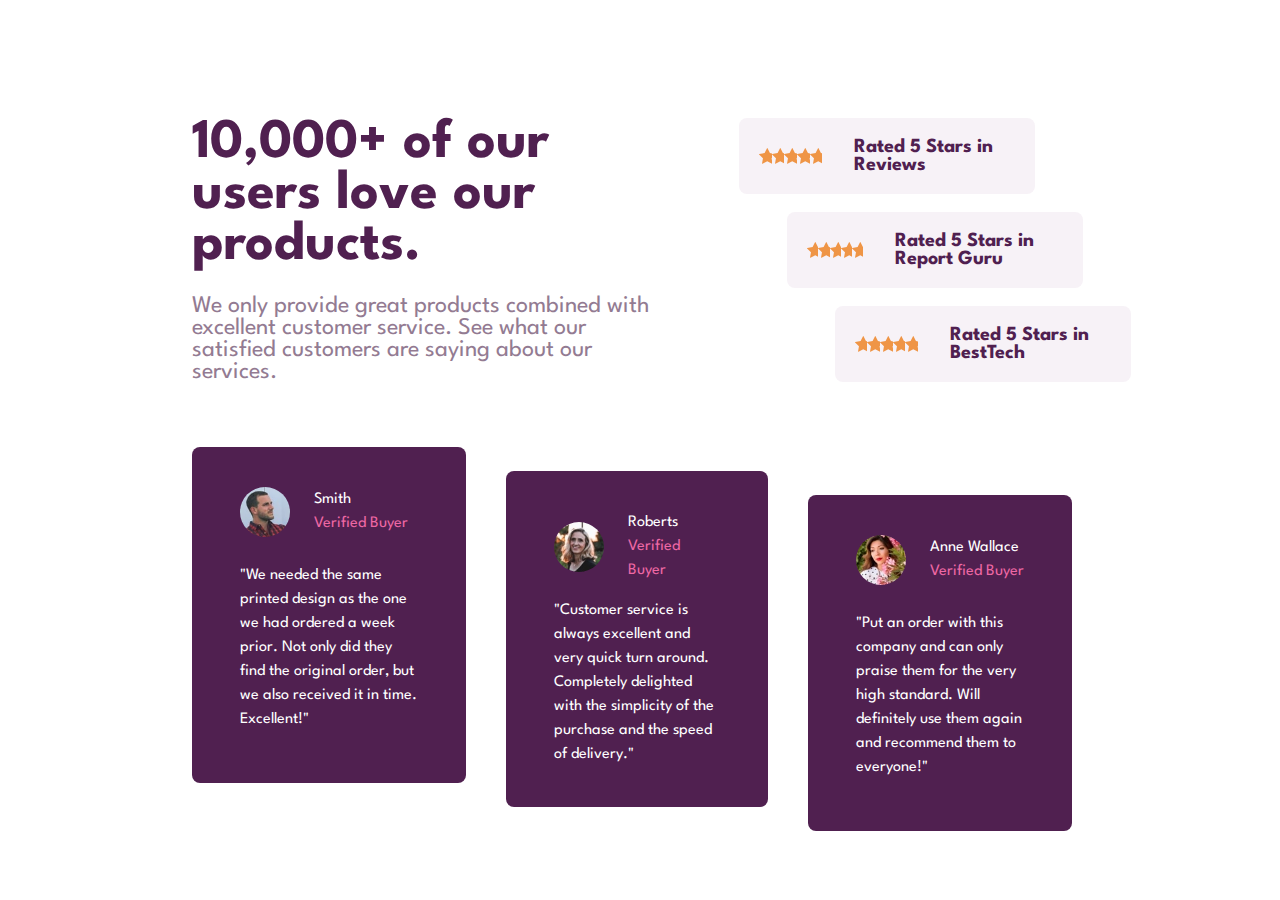
<file: index.html>
<!DOCTYPE html>
<html lang="en">
  <head>
    <meta charset="UTF-8" />
    <meta name="viewport" content="width=device-width, initial-scale=1.0" />
    <title>Social-Proof-Section</title>
    <link rel="stylesheet" href="./styles.css">
  </head>
  <body class="grid-flow">
    <main>
      <section class="main-container grid-flow">
        <div class="top flex-group">
          <div class="headings-div grid-flow">
            <h1 class="heading">10,000+ of our users love our products.</h1>
            <p class="heading-para">We only provide great products combined with excellent customer service.
            See what our satisfied customers are saying about our services.</p>
          </div>

          <div class="grid-flow ratings">
            <article class="int-ratings grid-flow">
              <div class="stars flex-group">
                <svg width="17" height="16" xmlns="http://www.w3.org/2000/svg"><path d="M16.539 6.097a.297.297 0 00-.24-.202l-5.36-.779L8.542.26a.296.296 0 00-.53 0L5.613 5.117l-5.36.779a.297.297 0 00-.165.505l3.88 3.78-.917 5.34a.297.297 0 00.43.312l4.795-2.52 4.794 2.52a.296.296 0 00.43-.313l-.916-5.338L16.464 6.4c.08-.08.11-.197.075-.304z" fill="#EF9546" fill-rule="nonzero"/></svg>
                <svg width="17" height="16" xmlns="http://www.w3.org/2000/svg"><path d="M16.539 6.097a.297.297 0 00-.24-.202l-5.36-.779L8.542.26a.296.296 0 00-.53 0L5.613 5.117l-5.36.779a.297.297 0 00-.165.505l3.88 3.78-.917 5.34a.297.297 0 00.43.312l4.795-2.52 4.794 2.52a.296.296 0 00.43-.313l-.916-5.338L16.464 6.4c.08-.08.11-.197.075-.304z" fill="#EF9546" fill-rule="nonzero"/></svg>
                <svg width="17" height="16" xmlns="http://www.w3.org/2000/svg"><path d="M16.539 6.097a.297.297 0 00-.24-.202l-5.36-.779L8.542.26a.296.296 0 00-.53 0L5.613 5.117l-5.36.779a.297.297 0 00-.165.505l3.88 3.78-.917 5.34a.297.297 0 00.43.312l4.795-2.52 4.794 2.52a.296.296 0 00.43-.313l-.916-5.338L16.464 6.4c.08-.08.11-.197.075-.304z" fill="#EF9546" fill-rule="nonzero"/></svg>
                <svg width="17" height="16" xmlns="http://www.w3.org/2000/svg"><path d="M16.539 6.097a.297.297 0 00-.24-.202l-5.36-.779L8.542.26a.296.296 0 00-.53 0L5.613 5.117l-5.36.779a.297.297 0 00-.165.505l3.88 3.78-.917 5.34a.297.297 0 00.43.312l4.795-2.52 4.794 2.52a.296.296 0 00.43-.313l-.916-5.338L16.464 6.4c.08-.08.11-.197.075-.304z" fill="#EF9546" fill-rule="nonzero"/></svg>
                <svg width="17" height="16" xmlns="http://www.w3.org/2000/svg"><path d="M16.539 6.097a.297.297 0 00-.24-.202l-5.36-.779L8.542.26a.296.296 0 00-.53 0L5.613 5.117l-5.36.779a.297.297 0 00-.165.505l3.88 3.78-.917 5.34a.297.297 0 00.43.312l4.795-2.52 4.794 2.52a.296.296 0 00.43-.313l-.916-5.338L16.464 6.4c.08-.08.11-.197.075-.304z" fill="#EF9546" fill-rule="nonzero"/></svg>
              </div>
              <h2>Rated 5 Stars in Reviews</h2>
            </article>

            <article class="int-ratings grid-flow Report-Guru">
              <div class="stars flex-group">
                <svg width="17" height="16" xmlns="http://www.w3.org/2000/svg"><path d="M16.539 6.097a.297.297 0 00-.24-.202l-5.36-.779L8.542.26a.296.296 0 00-.53 0L5.613 5.117l-5.36.779a.297.297 0 00-.165.505l3.88 3.78-.917 5.34a.297.297 0 00.43.312l4.795-2.52 4.794 2.52a.296.296 0 00.43-.313l-.916-5.338L16.464 6.4c.08-.08.11-.197.075-.304z" fill="#EF9546" fill-rule="nonzero"/></svg>
                <svg width="17" height="16" xmlns="http://www.w3.org/2000/svg"><path d="M16.539 6.097a.297.297 0 00-.24-.202l-5.36-.779L8.542.26a.296.296 0 00-.53 0L5.613 5.117l-5.36.779a.297.297 0 00-.165.505l3.88 3.78-.917 5.34a.297.297 0 00.43.312l4.795-2.52 4.794 2.52a.296.296 0 00.43-.313l-.916-5.338L16.464 6.4c.08-.08.11-.197.075-.304z" fill="#EF9546" fill-rule="nonzero"/></svg>
                <svg width="17" height="16" xmlns="http://www.w3.org/2000/svg"><path d="M16.539 6.097a.297.297 0 00-.24-.202l-5.36-.779L8.542.26a.296.296 0 00-.53 0L5.613 5.117l-5.36.779a.297.297 0 00-.165.505l3.88 3.78-.917 5.34a.297.297 0 00.43.312l4.795-2.52 4.794 2.52a.296.296 0 00.43-.313l-.916-5.338L16.464 6.4c.08-.08.11-.197.075-.304z" fill="#EF9546" fill-rule="nonzero"/></svg>
                <svg width="17" height="16" xmlns="http://www.w3.org/2000/svg"><path d="M16.539 6.097a.297.297 0 00-.24-.202l-5.36-.779L8.542.26a.296.296 0 00-.53 0L5.613 5.117l-5.36.779a.297.297 0 00-.165.505l3.88 3.78-.917 5.34a.297.297 0 00.43.312l4.795-2.52 4.794 2.52a.296.296 0 00.43-.313l-.916-5.338L16.464 6.4c.08-.08.11-.197.075-.304z" fill="#EF9546" fill-rule="nonzero"/></svg>
                <svg width="17" height="16" xmlns="http://www.w3.org/2000/svg"><path d="M16.539 6.097a.297.297 0 00-.24-.202l-5.36-.779L8.542.26a.296.296 0 00-.53 0L5.613 5.117l-5.36.779a.297.297 0 00-.165.505l3.88 3.78-.917 5.34a.297.297 0 00.43.312l4.795-2.52 4.794 2.52a.296.296 0 00.43-.313l-.916-5.338L16.464 6.4c.08-.08.11-.197.075-.304z" fill="#EF9546" fill-rule="nonzero"/></svg>
              </div>
              <h2>Rated 5 Stars in Report Guru</h2>
            </article>

            <article class="int-ratings grid-flow Best-Tech">
              <div class="stars flex-group">
                <svg width="17" height="16" xmlns="http://www.w3.org/2000/svg"><path d="M16.539 6.097a.297.297 0 00-.24-.202l-5.36-.779L8.542.26a.296.296 0 00-.53 0L5.613 5.117l-5.36.779a.297.297 0 00-.165.505l3.88 3.78-.917 5.34a.297.297 0 00.43.312l4.795-2.52 4.794 2.52a.296.296 0 00.43-.313l-.916-5.338L16.464 6.4c.08-.08.11-.197.075-.304z" fill="#EF9546" fill-rule="nonzero"/></svg>
                <svg width="17" height="16" xmlns="http://www.w3.org/2000/svg"><path d="M16.539 6.097a.297.297 0 00-.24-.202l-5.36-.779L8.542.26a.296.296 0 00-.53 0L5.613 5.117l-5.36.779a.297.297 0 00-.165.505l3.88 3.78-.917 5.34a.297.297 0 00.43.312l4.795-2.52 4.794 2.52a.296.296 0 00.43-.313l-.916-5.338L16.464 6.4c.08-.08.11-.197.075-.304z" fill="#EF9546" fill-rule="nonzero"/></svg>
                <svg width="17" height="16" xmlns="http://www.w3.org/2000/svg"><path d="M16.539 6.097a.297.297 0 00-.24-.202l-5.36-.779L8.542.26a.296.296 0 00-.53 0L5.613 5.117l-5.36.779a.297.297 0 00-.165.505l3.88 3.78-.917 5.34a.297.297 0 00.43.312l4.795-2.52 4.794 2.52a.296.296 0 00.43-.313l-.916-5.338L16.464 6.4c.08-.08.11-.197.075-.304z" fill="#EF9546" fill-rule="nonzero"/></svg>
                <svg width="17" height="16" xmlns="http://www.w3.org/2000/svg"><path d="M16.539 6.097a.297.297 0 00-.24-.202l-5.36-.779L8.542.26a.296.296 0 00-.53 0L5.613 5.117l-5.36.779a.297.297 0 00-.165.505l3.88 3.78-.917 5.34a.297.297 0 00.43.312l4.795-2.52 4.794 2.52a.296.296 0 00.43-.313l-.916-5.338L16.464 6.4c.08-.08.11-.197.075-.304z" fill="#EF9546" fill-rule="nonzero"/></svg>
                <svg width="17" height="16" xmlns="http://www.w3.org/2000/svg"><path d="M16.539 6.097a.297.297 0 00-.24-.202l-5.36-.779L8.542.26a.296.296 0 00-.53 0L5.613 5.117l-5.36.779a.297.297 0 00-.165.505l3.88 3.78-.917 5.34a.297.297 0 00.43.312l4.795-2.52 4.794 2.52a.296.296 0 00.43-.313l-.916-5.338L16.464 6.4c.08-.08.11-.197.075-.304z" fill="#EF9546" fill-rule="nonzero"/></svg>
             </div>
              <h2>Rated 5 Stars in BestTech</h2>
            </article>
          </div>
        </div>
        
        <div class="review-cards flex-group">
          <article class="review-card grid-flow">
            <div class="flex-group card-heading">
              <img src="/images/image-colton.jpg" alt="">
              <div class="grid-flow card-details">
                <h6>Smith </h6>
                <h3 class="verified">Verified Buyer</h3>
              </div>
            </div>
            <p>"We needed the same printed design as the one we had ordered a week prior.
            Not only did they find the original order, but we also received it in time. Excellent!"</p>
          </article>
          
          <article class="review-card grid-flow card-2">
            <div class="flex-group card-heading">
              <img src="./images/image-irene.jpg" alt="">
              <div class="grid-flow card-details">
                <h6>Roberts</h6>
                <h3 class="verified">Verified Buyer</h3>
              </div>
            </div> 
            <p>"Customer service is always excellent and very quick turn around. Completely
            delighted with the simplicity of the purchase and the speed of delivery."</p> 
          </article>

          <article class="review-card grid-flow card-3">
            <div class="flex-group card-heading">
              <img src="./images/image-anne.jpg" alt="">
              <div class="grid-flow card-details">
                <h6>Anne Wallace</h6>
                <h3 class="verified">Verified Buyer</h3>
              </div>
            </div>
            <p>"Put an order with this company and can only praise them for the very high
            standard. Will definitely use them again and recommend them to everyone!"</p>
          </article>
        </div>
      </section>
    </main>
  </body>
</html>
</file>
<file: styles.css>
@import url('https://fonts.googleapis.com/css2?family=League+Spartan:wght@400;500;700&display=swap');

:root {
    --primary-clr: hsl(300, 43%, 22%);
    --secondary-clr:  hsl(333, 80%, 67%);
    --primary-clr-light: hsl(303, 10%, 53%);
    --ratings-card-bg-clr: hsl(300, 24%, 96%);
    --secondary-neutral-clr: hsl(0, 0%, 100%);

    --fs-50: .5rem;
    --fs-100: 1rem;
    --fs-125: 1.25rem;
    --fs-150: 1.5rem;
    --fs-200: 2rem;
    --fs-250: 2.5rem;
    --fs-300: 3.5rem;

    --fw-regular: 400;
    --fw-bold: 500;
    --fw-black: 700;


    --font-family-default: 'League Spartan', sans-serif;
    
    --gap-regular: 1.5rem;
    --gap-smallest: 0.75rem;
    --gap-small: 1rem;
    --gap-large: 2rem;
}


* {
    font: inherit;
    margin: 0;
}

img, svg {
    display: block;
    width: 100%;
}

.grid-flow {
    display: grid;
    place-items: center;
}

.flex-group {
    display: flex;
    flex-direction: column;
}


body {
    font-size: var(--fs-100);
    font-family: var(--font-family-default);
    height: 100vh;
}



.main-container {
    max-width: 24rem;
    text-align: center;
    margin: 5rem 2.5rem;
    gap: var(--gap-large);
}

.top {
    gap: var(--gap-large); 
}

.heading {
    font-size: var(--fs-300);
    font-weight: var(--fw-black);
    color: var(--primary-clr);
}

.heading-para {
    color: var(--primary-clr-light);
    font-size: var(--fs-150);
}

.headings-div {
    gap: var(--gap-regular);
}

.ratings {
    
    gap: var(--gap-small);
}

.int-ratings {
    padding: 1.25rem;
    border-radius: .5rem;
    width: 90%;
    background-color: var(--ratings-card-bg-clr);
    gap: var(--gap-smallest);
}


.stars {
    flex-direction: row;
}

.int-ratings > h2 {
    color: var(--primary-clr);
    font-size: var(--fs-125);
    font-weight: var(--fw-black);
}

.review-cards {
    gap: var(--gap-regular)
}

.review-card {
    background-color: var(--primary-clr);
    color: white;
    border-radius: .5rem;
    padding: 2.5rem 3rem 2.5rem 3rem;
    gap: var(--gap-small);
    place-items: start;
    text-align: start;
    line-height: 1.5;
    margin-right: 1rem;
}




img {
    width: 50px;
    height: 50px;
    border-radius: 50%;
}

.card-heading {
    flex-direction: row;
    align-items: center;
    gap: var(--gap-regular);
}

.card-details {
   place-items: start;
}

.verified {
    color: var(--secondary-clr)
}

@media (min-width: 600px) {

    .main-container {
        max-width: 100vw;
        max-height: 100vh;
        margin: 5rem 12rem;
        text-align: start;
        place-items: start;
        gap: 4rem;
    }

    .top {
        width: 98%;
        flex-direction: row;
        justify-content: space-between;
    }

    .headings-div {
        max-width: 30rem;
    }

    .int-ratings {
        display: flex;
        gap: 2rem;
        width: 70%;   
    }

    .Report-Guru {
        margin-left: 6rem;
    }

    .Best-Tech {
        margin-left: 12rem;;
    }

    .review-cards {
        flex-direction: row;
    }

    .card-2 {
        position: relative;
        top: 1.5rem
        
    }

    .card-3 {
        position: relative;
        top: 3rem;
    }
}
</file>
